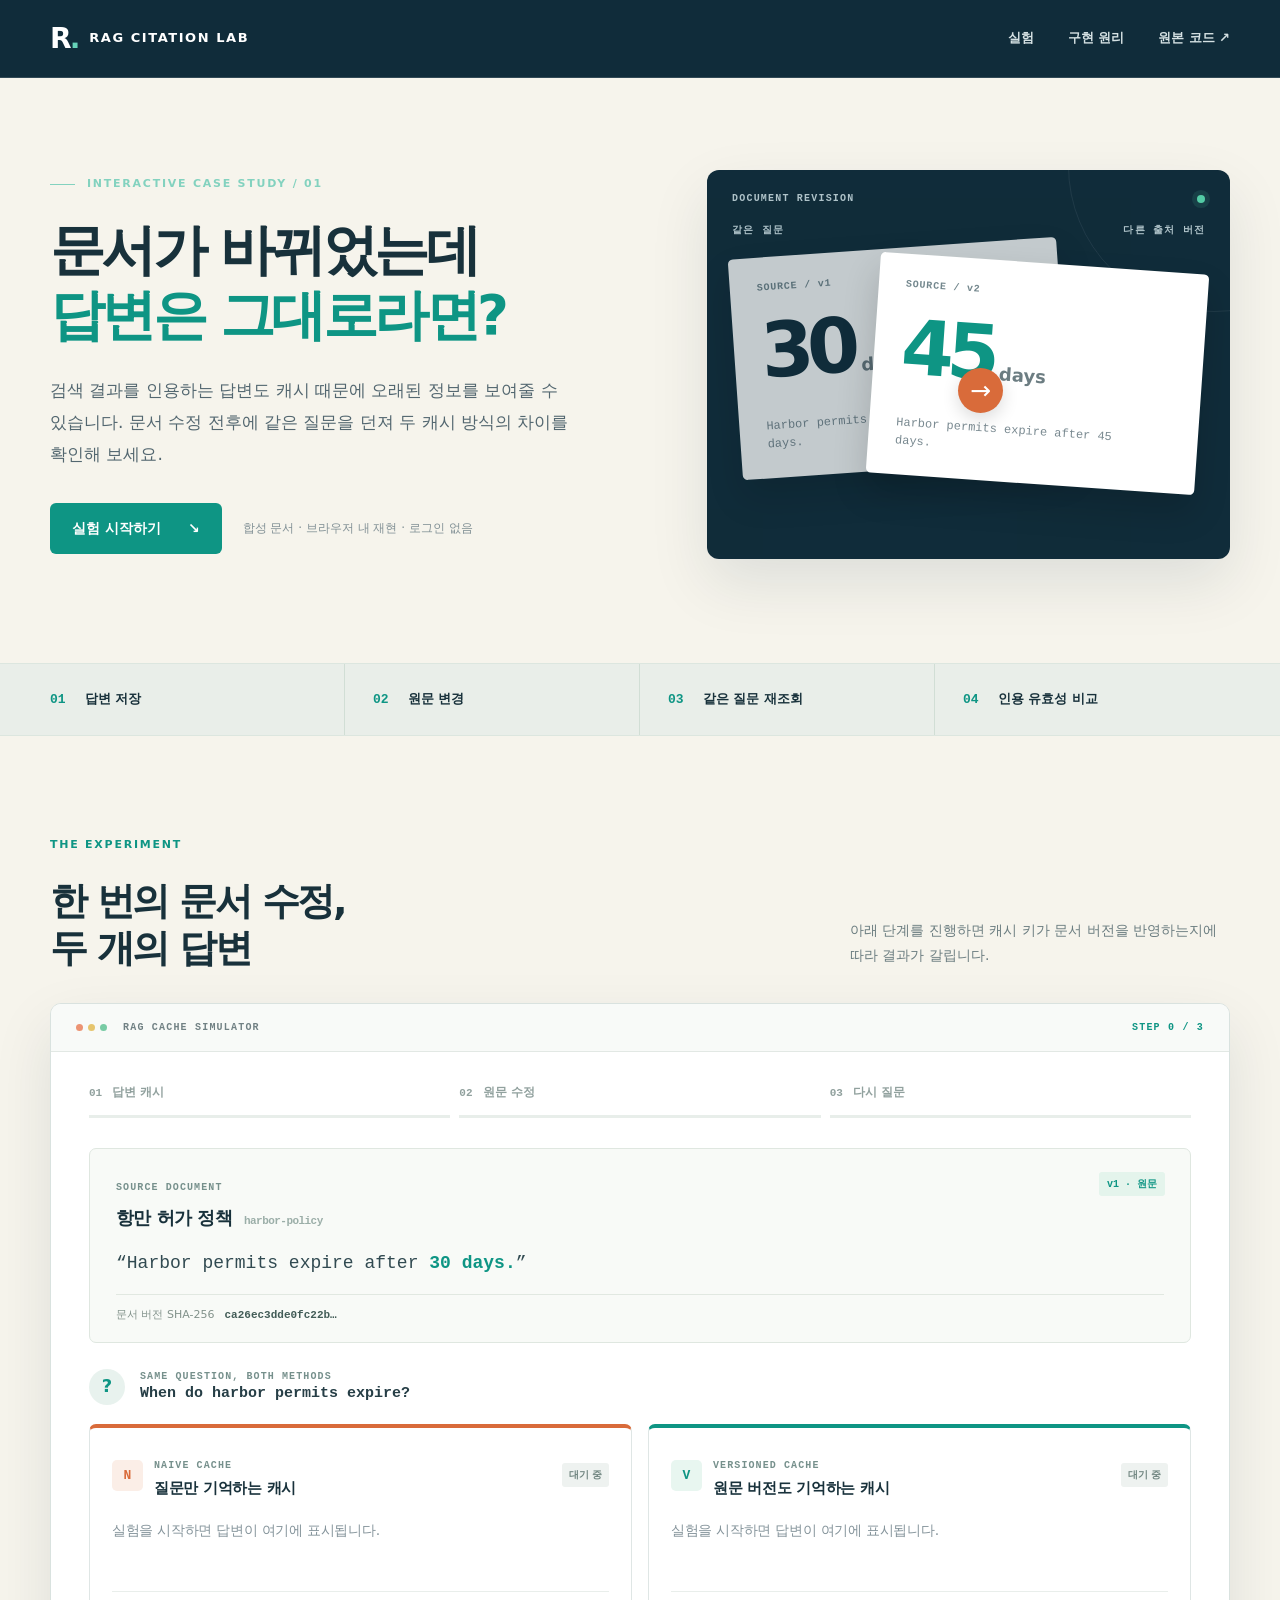
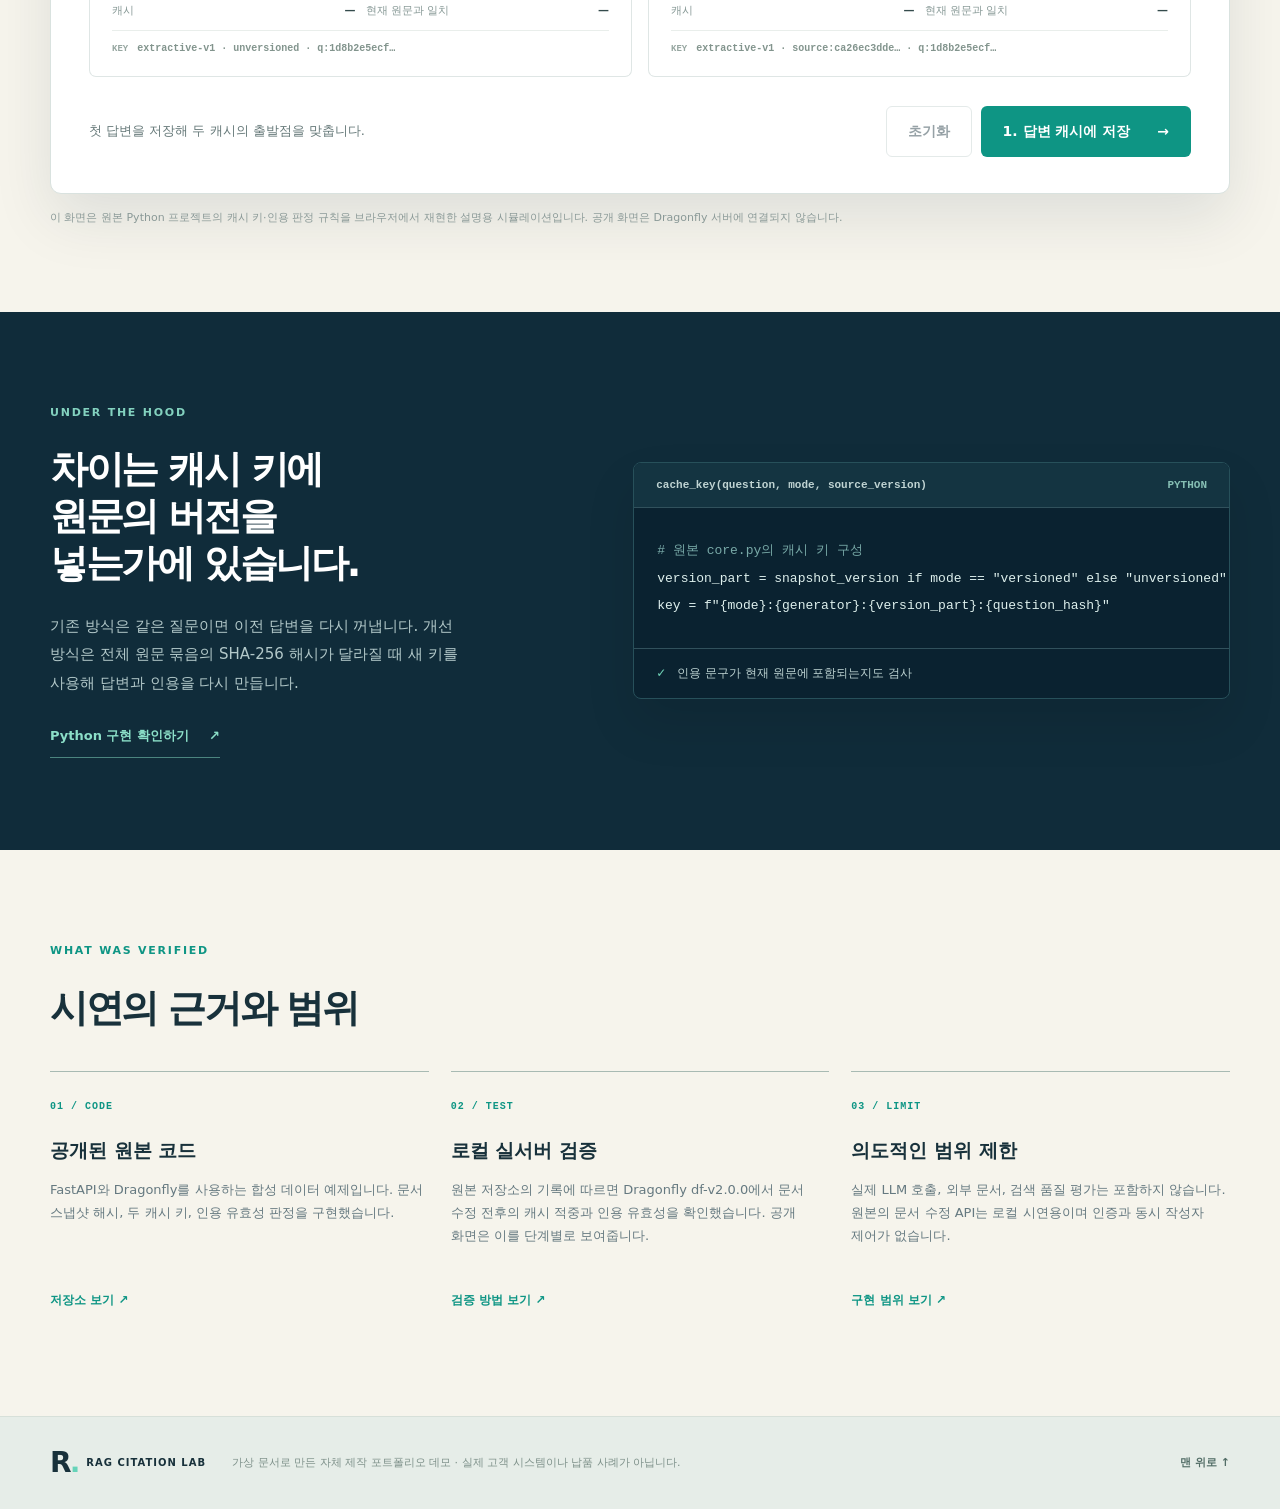
<file: web-demo/index.html>
<!doctype html>
<html lang="ko">
<head>
  <meta charset="utf-8">
  <meta name="viewport" content="width=device-width, initial-scale=1">
  <meta name="theme-color" content="#102c3a">
  <meta name="description" content="문서 수정 뒤 오래된 RAG 인용이 남는 원인과 소스 버전 기반 캐시 키의 차이를 단계별로 확인하는 합성 데이터 데모입니다.">
  <title>RAG 인용 정확성 실험실</title>
  <link rel="stylesheet" href="./style.css">
  <script src="./app.js" defer></script>
</head>
<body>
  <a class="skip-link" href="#experiment">실험으로 이동</a>
  <header class="site-header">
    <a class="brand" href="#top" aria-label="RAG 인용 정확성 실험실 처음으로"><span class="brand-mark">R<span class="mark-dot">.</span></span><span>RAG CITATION LAB</span></a>
    <nav aria-label="주 메뉴"><a href="#experiment">실험</a><a href="#method">구현 원리</a><a href="https://github.com/ohyoseok92/rag-citation-cache-demo" target="_blank" rel="noopener noreferrer">원본 코드 ↗</a></nav>
  </header>

  <main id="top">
    <section class="hero wrap" aria-labelledby="hero-title">
      <div class="hero-copy">
        <p class="eyebrow"><span class="eyebrow-line"></span> INTERACTIVE CASE STUDY / 01</p>
        <h1 id="hero-title">문서가 바뀌었는데<br><em>답변은 그대로라면?</em></h1>
        <p class="hero-description">검색 결과를 인용하는 답변도 캐시 때문에 오래된 정보를 보여줄 수 있습니다. 문서 수정 전후에 같은 질문을 던져 두 캐시 방식의 차이를 확인해 보세요.</p>
        <div class="hero-actions"><a class="button primary" href="#experiment">실험 시작하기 <span aria-hidden="true">↘</span></a><span class="hero-note">합성 문서 · 브라우저 내 재현 · 로그인 없음</span></div>
      </div>
      <div class="hero-visual" aria-label="30일 정책 문서가 45일로 수정되는 개념도">
        <div class="visual-top"><span>DOCUMENT REVISION</span><span class="pulse"></span></div>
        <div class="document-sheet old-sheet"><span class="sheet-label">SOURCE / v1</span><span class="sheet-big">30<span>days</span></span><span class="sheet-caption">Harbor permits expire after 30 days.</span></div>
        <div class="arrow-disc" aria-hidden="true">→</div>
        <div class="document-sheet new-sheet"><span class="sheet-label">SOURCE / v2</span><span class="sheet-big">45<span>days</span></span><span class="sheet-caption">Harbor permits expire after 45 days.</span></div>
        <div class="visual-bottom"><span>같은 질문</span><span>다른 출처 버전</span></div>
      </div>
    </section>

    <section class="summary-strip" aria-label="핵심 흐름"><div class="wrap summary-grid"><div><strong>01</strong><span>답변 저장</span></div><div><strong>02</strong><span>원문 변경</span></div><div><strong>03</strong><span>같은 질문 재조회</span></div><div><strong>04</strong><span>인용 유효성 비교</span></div></div></section>

    <section id="experiment" class="experiment wrap" aria-labelledby="experiment-title">
      <div class="section-heading"><div><p class="eyebrow dark">THE EXPERIMENT</p><h2 id="experiment-title">한 번의 문서 수정,<br>두 개의 답변</h2></div><p>아래 단계를 진행하면 캐시 키가 문서 버전을 반영하는지에 따라 결과가 갈립니다.</p></div>
      <div class="lab-shell">
        <div class="lab-topbar"><div class="window-dots" aria-hidden="true"><i></i><i></i><i></i></div><span>RAG CACHE SIMULATOR</span><span id="stepBadge" class="step-badge">STEP 0 / 3</span></div>
        <div class="lab-body">
          <ol class="steps" aria-label="실험 진행 단계"><li id="stepOne"><span>01</span>답변 캐시</li><li id="stepTwo"><span>02</span>원문 수정</li><li id="stepThree"><span>03</span>다시 질문</li></ol>
          <div class="source-panel"><div><span class="panel-label">SOURCE DOCUMENT</span><h3>항만 허가 정책 <span class="doc-id">harbor-policy</span></h3></div><span id="sourceVersion" class="version-tag">v1 · 원문</span><p id="sourceText" class="source-quote">“Harbor permits expire after <strong>30 days.</strong>”</p><div class="source-meta"><span>문서 버전 SHA-256</span><code id="sourceHash">계산 중…</code></div></div>
          <div class="query-row"><span class="query-icon" aria-hidden="true">?</span><div><span class="panel-label">SAME QUESTION, BOTH METHODS</span><strong>When do harbor permits expire?</strong></div></div>
          <div class="comparison" aria-label="캐시 방식별 결과 비교">
            <article id="naiveCard" class="result-card naive"><div class="card-head"><span class="mode-icon" aria-hidden="true">N</span><div><span class="panel-label">NAIVE CACHE</span><h3>질문만 기억하는 캐시</h3></div><span id="naiveState" class="state-tag neutral">대기 중</span></div><p id="naiveAnswer" class="answer">실험을 시작하면 답변이 여기에 표시됩니다.</p><div class="card-facts"><div><span>캐시</span><strong id="naiveHit">—</strong></div><div><span>현재 원문과 일치</span><strong id="naiveValid">—</strong></div></div><div class="key-preview"><span>KEY</span><code id="naiveKey">question hash</code></div></article>
            <article id="versionedCard" class="result-card versioned"><div class="card-head"><span class="mode-icon" aria-hidden="true">V</span><div><span class="panel-label">VERSIONED CACHE</span><h3>원문 버전도 기억하는 캐시</h3></div><span id="versionedState" class="state-tag neutral">대기 중</span></div><p id="versionedAnswer" class="answer">실험을 시작하면 답변이 여기에 표시됩니다.</p><div class="card-facts"><div><span>캐시</span><strong id="versionedHit">—</strong></div><div><span>현재 원문과 일치</span><strong id="versionedValid">—</strong></div></div><div class="key-preview"><span>KEY</span><code id="versionedKey">source version + question hash</code></div></article>
          </div>
          <div class="control-row"><div id="statusText" class="status-text" aria-live="polite">첫 답변을 저장해 두 캐시의 출발점을 맞춥니다.</div><div class="control-buttons"><button id="resetButton" type="button" class="button secondary" disabled>초기화</button><button id="nextButton" type="button" class="button primary">1. 답변 캐시에 저장 <span aria-hidden="true">→</span></button></div></div>
        </div>
      </div>
      <p class="lab-disclaimer">이 화면은 원본 Python 프로젝트의 캐시 키·인용 판정 규칙을 브라우저에서 재현한 설명용 시뮬레이션입니다. 공개 화면은 Dragonfly 서버에 연결되지 않습니다.</p>
    </section>

    <section id="method" class="method-section" aria-labelledby="method-title"><div class="wrap method-grid"><div class="method-copy"><p class="eyebrow">UNDER THE HOOD</p><h2 id="method-title">차이는 캐시 키에<br>원문의 버전을<br>넣는가에 있습니다.</h2><p>기존 방식은 같은 질문이면 이전 답변을 다시 꺼냅니다. 개선 방식은 전체 원문 묶음의 SHA-256 해시가 달라질 때 새 키를 사용해 답변과 인용을 다시 만듭니다.</p><a class="text-link" href="https://github.com/ohyoseok92/rag-citation-cache-demo/blob/main/src/core.py" target="_blank" rel="noopener noreferrer">Python 구현 확인하기 <span aria-hidden="true">↗</span></a></div><div class="method-code"><div class="code-header"><span>cache_key(question, mode, source_version)</span><span>PYTHON</span></div><pre><code><span class="comment"># 원본 core.py의 캐시 키 구성</span>
version_part = snapshot_version if mode == "versioned" else "unversioned"
key = f"{mode}:{generator}:{version_part}:{question_hash}"</code></pre><div class="code-footer"><span class="check-icon">✓</span> 인용 문구가 현재 원문에 포함되는지도 검사</div></div></div></section>

    <section class="evidence wrap"><div><p class="eyebrow dark">WHAT WAS VERIFIED</p><h2>시연의 근거와 범위</h2></div><div class="evidence-grid"><div><span class="evidence-number">01 / CODE</span><h3>공개된 원본 코드</h3><p>FastAPI와 Dragonfly를 사용하는 합성 데이터 예제입니다. 문서 스냅샷 해시, 두 캐시 키, 인용 유효성 판정을 구현했습니다.</p><a href="https://github.com/ohyoseok92/rag-citation-cache-demo" target="_blank" rel="noopener noreferrer">저장소 보기 ↗</a></div><div><span class="evidence-number">02 / TEST</span><h3>로컬 실서버 검증</h3><p>원본 저장소의 기록에 따르면 Dragonfly df-v2.0.0에서 문서 수정 전후의 캐시 적중과 인용 유효성을 확인했습니다. 공개 화면은 이를 단계별로 보여줍니다.</p><a href="https://github.com/ohyoseok92/rag-citation-cache-demo#test-without-a-server" target="_blank" rel="noopener noreferrer">검증 방법 보기 ↗</a></div><div><span class="evidence-number">03 / LIMIT</span><h3>의도적인 범위 제한</h3><p>실제 LLM 호출, 외부 문서, 검색 품질 평가는 포함하지 않습니다. 원본의 문서 수정 API는 로컬 시연용이며 인증과 동시 작성자 제어가 없습니다.</p><a href="https://github.com/ohyoseok92/rag-citation-cache-demo#how-the-cache-stays-tied-to-its-source" target="_blank" rel="noopener noreferrer">구현 범위 보기 ↗</a></div></div></section>
  </main>

  <footer><div class="wrap footer-inner"><div><span class="brand-mark">R<span class="mark-dot">.</span></span><span>RAG CITATION LAB</span></div><p>가상 문서로 만든 자체 제작 포트폴리오 데모 · 실제 고객 시스템이나 납품 사례가 아닙니다.</p><a href="#top">맨 위로 ↑</a></div></footer>
</body>
</html>
</file>
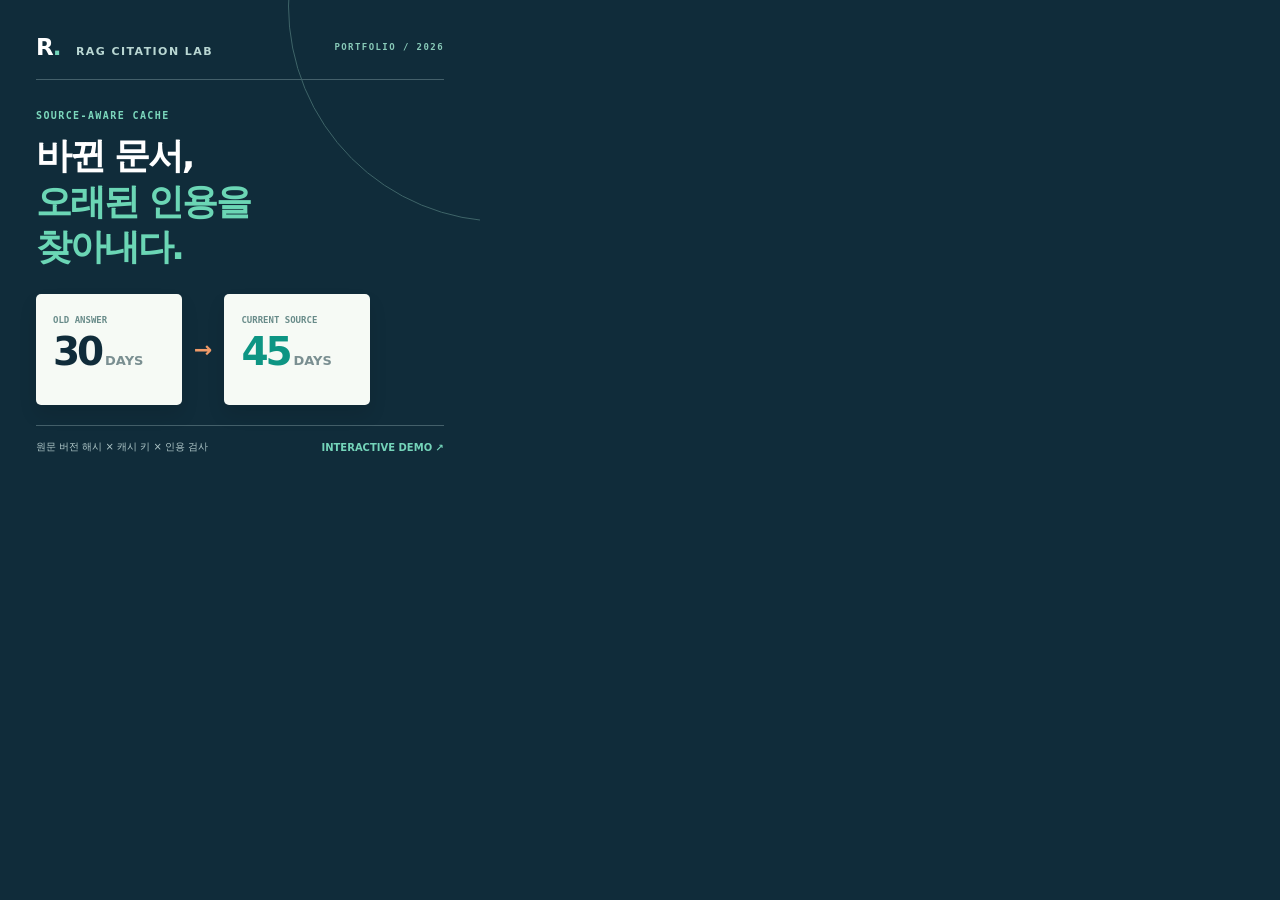
<file: web-demo/cover.html>
<!doctype html>
<html lang="ko"><head><meta charset="utf-8"><meta name="viewport" content="width=480"><title>RAG 인용 정확성 실험실 · 표지</title><style>
*{box-sizing:border-box}html,body{width:480px;height:480px;margin:0}body{font-family:Inter,"Pretendard","Noto Sans KR",system-ui,sans-serif;background:#102c3a;color:white;overflow:hidden}.cover{width:480px;height:480px;padding:34px 36px;position:relative;overflow:hidden}.cover:before{content:"";position:absolute;width:430px;height:430px;right:-240px;top:-210px;border:1px solid #3e6468;border-radius:50%}.top{display:flex;justify-content:space-between;align-items:center;font-size:11px;letter-spacing:.13em;font-weight:800;color:#b9d7d3}.mark{font-size:23px;color:#fff;letter-spacing:-.06em}.mark span{color:#73d5ba}.top small{font:700 9px ui-monospace,Consolas,monospace;color:#89cbb9}.rule{height:1px;background:#44606a;margin-top:19px}.kicker{font:800 10px ui-monospace,Consolas,monospace;color:#7bd7bc;letter-spacing:.14em;margin-top:30px}.title{font-size:36px;line-height:1.27;font-weight:850;letter-spacing:-.06em;margin-top:12px}.title em{font-style:normal;color:#6bd6b5}.flow{display:flex;align-items:center;gap:12px;margin-top:24px}.card{background:#f6faf5;color:#102c3a;border-radius:5px;width:146px;height:111px;padding:14px 17px;box-shadow:0 10px 18px rgba(0,0,0,.1)}.card small{font:800 9px ui-monospace,Consolas,monospace;color:#688b89}.card strong{display:block;font-size:39px;line-height:1.3;letter-spacing:-.08em}.card strong span{font-size:13px;letter-spacing:0;margin-left:4px;color:#7a8f91}.card.new strong{color:#0d9583}.arrow{font-size:22px;color:#f09b69;font-weight:800}.bottom{display:flex;justify-content:space-between;align-items:center;border-top:1px solid #44606a;margin-top:20px;padding-top:14px;font-size:10px;color:#b0c8c9}.bottom strong{color:#74d4b9}
</style></head><body><div class="cover"><div class="top"><div><span class="mark">R<span>.</span></span> &nbsp; RAG CITATION LAB</div><small>PORTFOLIO / 2026</small></div><div class="rule"></div><div class="kicker">SOURCE-AWARE CACHE</div><div class="title">바뀐 문서,<br><em>오래된 인용을<br>찾아내다.</em></div><div class="flow"><div class="card"><small>OLD ANSWER</small><strong>30<span>DAYS</span></strong></div><div class="arrow">→</div><div class="card new"><small>CURRENT SOURCE</small><strong>45<span>DAYS</span></strong></div></div><div class="bottom"><span>원문 버전 해시 × 캐시 키 × 인용 검사</span><strong>INTERACTIVE DEMO ↗</strong></div></div></body></html>
</file>
<file: web-demo/style.css>
:root{--navy:#102c3a;--navy2:#163b48;--cream:#f6f4ec;--paper:#fffefa;--ink:#18313b;--muted:#607079;--line:#dbe2df;--teal:#0e9584;--teal-light:#e5f5ef;--orange:#d96b3a;--orange-light:#fff0e7;--shadow:0 24px 60px rgba(14,43,54,.1)}*{box-sizing:border-box}html{scroll-behavior:smooth}body{margin:0;background:var(--cream);color:var(--ink);font-family:Inter,"Pretendard","Noto Sans KR",system-ui,sans-serif;line-height:1.6}button,a{font:inherit}a{color:inherit;text-decoration:none}button{cursor:pointer}.wrap{width:min(1180px,calc(100% - 64px));margin:auto}.skip-link{position:absolute;left:-9999px;top:10px;background:#fff;padding:8px 12px;z-index:20}.skip-link:focus{left:10px}.site-header{height:78px;background:var(--navy);color:#fff;display:flex;align-items:center;justify-content:space-between;padding:0 max(32px,calc((100% - 1180px)/2));border-bottom:1px solid rgba(255,255,255,.14)}.brand{display:flex;align-items:center;gap:11px;font-weight:800;font-size:13px;letter-spacing:.12em}.brand-mark{font-size:28px;font-weight:900;letter-spacing:-.08em;line-height:1}.mark-dot{color:#66d3b9}.site-header nav{display:flex;gap:34px;font-size:13px;font-weight:600;color:#d5e1e3}.site-header nav a:hover,.site-header nav a:focus-visible{color:#66d3b9}.hero{padding:92px 0 104px;display:grid;grid-template-columns:1fr .9fr;gap:76px;align-items:center}.eyebrow{display:flex;gap:12px;align-items:center;color:#83d2bf;font-size:11px;font-weight:850;letter-spacing:.16em;margin:0 0 25px}.eyebrow-line{width:25px;height:1px;background:currentColor}.eyebrow.dark{color:var(--teal)}h1,h2,h3,p{margin-top:0}.hero h1{font-size:clamp(42px,4.3vw,67px);line-height:1.18;letter-spacing:-.065em;margin-bottom:26px;font-weight:850}.hero h1 em{font-style:normal;color:var(--teal)}.hero-description{max-width:560px;font-size:17px;line-height:1.9;color:#536770;margin-bottom:32px;word-break:keep-all}.hero-actions{display:flex;align-items:center;gap:21px;flex-wrap:wrap}.button{display:inline-flex;align-items:center;justify-content:center;gap:27px;border-radius:6px;font-size:14px;font-weight:800;min-height:51px;padding:0 21px;border:1px solid transparent;white-space:nowrap}.button.primary{background:var(--teal);color:#fff}.button.primary:hover,.button.primary:focus-visible{background:#087b6d}.button.secondary{background:transparent;color:var(--ink);border-color:#c5d1cf}.button.secondary:hover:not(:disabled){background:#f0f7f4}.button:disabled{opacity:.45;cursor:not-allowed}.hero-note{font-size:12px;color:#819095}.hero-visual{position:relative;background:var(--navy);border-radius:12px;padding:22px 25px 23px;min-height:389px;box-shadow:var(--shadow);overflow:hidden}.hero-visual:before{content:"";position:absolute;width:290px;height:290px;border:1px solid rgba(255,255,255,.07);border-radius:50%;right:-130px;top:-150px}.visual-top,.visual-bottom{display:flex;justify-content:space-between;align-items:center;color:#afc3c9;font:700 10px/1.4 ui-monospace,Consolas,monospace;letter-spacing:.12em}.visual-bottom{margin-top:18px}.pulse{height:8px;width:8px;background:#53cba5;border-radius:50%;box-shadow:0 0 0 5px rgba(83,203,165,.12)}.document-sheet{position:absolute;width:63%;min-height:221px;background:#fff;border-radius:5px;box-shadow:0 18px 35px rgba(0,0,0,.16);padding:25px 27px;display:flex;flex-direction:column}.old-sheet{left:28px;top:78px;transform:rotate(-4deg);opacity:.75}.new-sheet{right:28px;top:93px;transform:rotate(4deg)}.sheet-label{font:800 10px ui-monospace,Consolas,monospace;color:#73878d;letter-spacing:.08em}.sheet-big{font-size:76px;font-weight:850;color:var(--navy);line-height:1.2;letter-spacing:-.09em;margin-top:12px}.new-sheet .sheet-big{color:var(--teal)}.sheet-big span{font-size:18px;letter-spacing:0;margin-left:7px;color:#6c7d82}.sheet-caption{font:12px/1.5 ui-monospace,Consolas,monospace;color:#7a8a91;max-width:220px;margin-top:auto}.arrow-disc{position:absolute;z-index:2;left:48%;top:51%;width:45px;height:45px;display:grid;place-items:center;border-radius:50%;background:var(--orange);color:#fff;font-size:25px;box-shadow:0 6px 17px rgba(0,0,0,.14)}.summary-strip{background:#e9eee9;border-top:1px solid #dce6df;border-bottom:1px solid #dce6df}.summary-grid{display:grid;grid-template-columns:repeat(4,1fr)}.summary-grid>div{padding:25px 28px;border-right:1px solid #d1ded5;display:flex;gap:19px;align-items:center}.summary-grid>div:first-child{padding-left:0}.summary-grid>div:last-child{border-right:0}.summary-grid strong{color:var(--teal);font:800 13px ui-monospace,Consolas,monospace}.summary-grid span{font-size:13px;font-weight:750}.experiment{padding:100px 0 84px}.section-heading{display:flex;align-items:flex-end;justify-content:space-between;gap:42px;margin-bottom:31px}.section-heading h2,.method-copy h2,.evidence h2{font-size:clamp(33px,3vw,46px);line-height:1.22;letter-spacing:-.06em;margin:0}.section-heading>p{max-width:380px;color:#6b7d80;font-size:14px;line-height:1.8;margin:0 0 4px;word-break:keep-all}.lab-shell{background:#fff;border:1px solid #d9e2df;box-shadow:var(--shadow);border-radius:11px;overflow:hidden}.lab-topbar{height:48px;background:#f8faf8;border-bottom:1px solid #e2e8e4;display:flex;align-items:center;padding:0 25px;gap:16px;color:#718184;font:700 10px ui-monospace,Consolas,monospace;letter-spacing:.12em}.window-dots{display:flex;gap:5px}.window-dots i{display:block;width:7px;height:7px;border-radius:50%;background:#c5d0cb}.window-dots i:first-child{background:#ec9373}.window-dots i:nth-child(2){background:#e6c56e}.window-dots i:last-child{background:#78cba4}.step-badge{margin-left:auto;color:var(--teal)}.lab-body{padding:31px 38px 36px}.steps{display:grid;grid-template-columns:repeat(3,1fr);list-style:none;padding:0;margin:0 0 30px;gap:9px}.steps li{border-bottom:3px solid #e8eeea;padding:0 0 13px;font-size:12px;font-weight:750;color:#91a19e;display:flex;align-items:center;gap:10px}.steps li span{font:800 11px ui-monospace,Consolas,monospace}.steps li.active{border-color:var(--teal);color:var(--navy)}.steps li.done{border-color:#7ac4ac;color:var(--teal)}.source-panel{position:relative;background:#f8faf7;border:1px solid #dfe7e0;border-radius:7px;padding:23px 26px 18px}.source-panel>div:first-child{display:block;padding-right:125px}.panel-label{font:800 10px ui-monospace,Consolas,monospace;letter-spacing:.11em;color:#76908c}.source-panel h3{font-size:18px;margin:6px 0 15px;letter-spacing:-.03em}.doc-id{font:600 11px ui-monospace,Consolas,monospace;color:#9baea8;margin-left:6px}.version-tag{position:absolute;right:25px;top:23px;color:var(--teal);background:#e4f4ec;border-radius:3px;font:800 10px ui-monospace,Consolas,monospace;padding:5px 8px}.source-quote{font:18px/1.7 ui-monospace,Consolas,monospace;margin:0 0 16px;color:#314a51}.source-quote strong{color:var(--teal)}.source-meta{border-top:1px solid #e1e8e1;padding-top:11px;display:flex;gap:10px;color:#82928b;font-size:11px;align-items:center}.source-meta code{font:700 11px ui-monospace,Consolas,monospace;color:#425c57}.query-row{display:flex;gap:15px;align-items:center;margin:26px 0 19px}.query-icon{width:36px;height:36px;border-radius:50%;display:grid;place-items:center;background:#e8f2ee;color:var(--teal);font-weight:900;font-size:18px}.query-row div{display:flex;flex-direction:column;gap:3px}.query-row strong{font:600 15px ui-monospace,Consolas,monospace;color:#263e46}.comparison{display:grid;grid-template-columns:1fr 1fr;gap:16px}.result-card{border:1px solid #dfe6e5;border-radius:7px;padding:22px;background:#fff;min-height:232px}.result-card.naive{border-top:4px solid var(--orange)}.result-card.versioned{border-top:4px solid var(--teal)}.card-head{display:flex;align-items:center;gap:11px}.mode-icon{width:31px;height:31px;flex:0 0 31px;display:grid;place-items:center;border-radius:5px;background:#fbeee7;color:var(--orange);font:800 13px ui-monospace,Consolas,monospace}.versioned .mode-icon{background:#e8f6f0;color:var(--teal)}.card-head h3{font-size:15px;margin:1px 0 0;letter-spacing:-.02em}.state-tag{margin-left:auto;border-radius:3px;font-size:10px;padding:4px 7px;font-weight:750;white-space:nowrap}.state-tag.neutral{background:#eef2f0;color:#718681}.state-tag.good{background:var(--teal-light);color:#0a8879}.state-tag.bad{background:var(--orange-light);color:#b7562c}.answer{font-size:18px;font-weight:700;letter-spacing:-.02em;line-height:1.5;min-height:55px;margin:20px 0 16px;word-break:keep-all}.answer.muted{color:#85949b;font-size:14px;font-weight:500}.answer.bad{color:#bc5c31}.answer.good{color:#087b6d}.card-facts{display:grid;grid-template-columns:1fr 1fr;border-top:1px solid #e9eeeb;border-bottom:1px solid #e9eeeb;padding:10px 0;margin-bottom:12px;gap:10px}.card-facts div{display:flex;justify-content:space-between;gap:8px;font-size:11px}.card-facts span{color:#869895}.card-facts strong{color:#344b4c}.key-preview{display:flex;gap:9px;align-items:center;min-width:0}.key-preview span{font:800 9px ui-monospace,Consolas,monospace;color:#96a6a0}.key-preview code{font:600 10px ui-monospace,Consolas,monospace;color:#82948d;white-space:nowrap;overflow:hidden;text-overflow:ellipsis}.control-row{display:flex;justify-content:space-between;gap:22px;align-items:center;margin-top:29px}.status-text{font-size:13px;color:#667979;max-width:480px;word-break:keep-all}.control-buttons{display:flex;gap:9px}.lab-disclaimer{margin:15px 0 0;font-size:11px;color:#8a9997;line-height:1.7}.method-section{background:var(--navy);color:#fff;padding:92px 0}.method-grid{display:grid;grid-template-columns:.9fr 1.1fr;gap:95px;align-items:center}.method-copy h2{margin-bottom:25px}.method-copy>p:not(.eyebrow){font-size:15px;color:#b2c8c9;line-height:1.9;max-width:430px;word-break:keep-all}.text-link{display:inline-flex;gap:20px;border-bottom:1px solid #4b857f;padding:4px 0 10px;color:#8bdfc8;font-size:13px;font-weight:700;margin-top:10px}.method-code{background:#0a2230;border:1px solid #27505a;border-radius:8px;overflow:hidden;box-shadow:0 25px 50px rgba(0,0,0,.1)}.code-header{padding:16px 22px;background:#143441;border-bottom:1px solid #31515c;display:flex;justify-content:space-between;gap:15px;font:700 11px ui-monospace,Consolas,monospace;color:#c0d4d3}.code-header span:last-child{color:#86bfb4}.method-code pre{overflow:auto;margin:0;padding:29px 23px;color:#def0ed;font:13px/2.1 ui-monospace,Consolas,monospace}.method-code .comment{color:#78a9a7}.code-footer{border-top:1px solid #31515c;padding:15px 22px;color:#bcd2d1;font-size:12px}.check-icon{color:#70d3b7;font-weight:900;margin-right:7px}.evidence{padding:92px 0 105px}.evidence h2{margin-bottom:39px}.evidence-grid{display:grid;grid-template-columns:repeat(3,1fr);gap:22px}.evidence-grid>div{border-top:1px solid #a8bab3;padding-top:19px}.evidence-number{font:800 10px ui-monospace,Consolas,monospace;color:var(--teal);letter-spacing:.1em}.evidence-grid h3{font-size:19px;margin:19px 0 12px}.evidence-grid p{color:#657980;font-size:13px;line-height:1.8;min-height:95px;word-break:keep-all}.evidence-grid a{font-size:12px;color:var(--teal);font-weight:800}footer{background:#e6ede8;border-top:1px solid #d7e0d9}.footer-inner{min-height:92px;display:flex;align-items:center;gap:26px}.footer-inner>div{display:flex;align-items:center;gap:8px;font-weight:800;letter-spacing:.1em;font-size:10px}.footer-inner p{font-size:11px;color:#7e918a;margin:0 auto 0 0}.footer-inner a{font-size:11px;font-weight:700;color:#536e67}button:focus-visible,a:focus-visible{outline:3px solid #f0af67;outline-offset:3px}@media(max-width:900px){.hero{grid-template-columns:1fr;gap:37px;padding:70px 0}.hero-visual{max-width:610px;width:100%}.method-grid{gap:34px}.comparison{gap:10px}.lab-body{padding:26px}.control-row{align-items:stretch;flex-direction:column}.control-buttons{justify-content:flex-end}.evidence-grid p{min-height:0}}@media(max-width:650px){.wrap{width:min(100% - 32px,500px)}.site-header{height:65px;padding:0 16px}.site-header nav{gap:13px;font-size:11px}.site-header nav a:nth-child(2){display:none}.brand{font-size:10px;gap:7px}.brand-mark{font-size:23px}.hero{padding:50px 0 58px}.hero h1{font-size:clamp(37px,9vw,51px)}.hero-description{font-size:14px}.hero-actions{align-items:flex-start;gap:13px;flex-direction:column}.hero-visual{height:302px;min-height:302px;padding:17px}.document-sheet{min-height:164px;padding:15px 16px;width:66%}.old-sheet{top:73px;left:17px}.new-sheet{top:84px;right:17px}.sheet-big{font-size:53px}.sheet-big span{font-size:12px}.sheet-caption{font-size:9px}.arrow-disc{width:34px;height:34px;font-size:18px}.visual-bottom{margin-top:226px}.summary-grid{grid-template-columns:1fr 1fr}.summary-grid>div{padding:16px 10px;gap:9px;border-bottom:1px solid #d1ded5}.summary-grid>div:first-child{padding-left:10px}.summary-grid>div:nth-child(2){border-right:0}.summary-grid>div:nth-child(n+3){border-bottom:0}.summary-grid span{font-size:11px}.experiment{padding:65px 0}.section-heading{display:block}.section-heading h2{margin-bottom:16px}.section-heading>p{font-size:13px}.lab-topbar{padding:0 14px;font-size:9px}.lab-body{padding:19px 15px 22px}.steps{gap:5px}.steps li{font-size:10px;gap:4px}.source-panel{padding:18px 14px}.source-panel h3{font-size:16px}.doc-id{display:block;margin-left:0}.version-tag{right:14px;top:18px}.source-quote{font-size:13px}.source-meta{font-size:9px}.source-meta code{font-size:9px}.query-row strong{font-size:11px}.comparison{grid-template-columns:1fr}.result-card{min-height:0;padding:17px}.answer{font-size:16px;min-height:0}.control-buttons{justify-content:stretch}.control-buttons .button{flex:1;padding:0 10px;gap:9px;font-size:12px}.status-text{font-size:12px}.method-section{padding:66px 0}.method-grid{grid-template-columns:1fr}.method-copy h2{font-size:36px}.method-code pre{font-size:10px;padding:20px 14px}.code-header,.code-footer{padding:13px 14px;font-size:9px}.evidence{padding:66px 0}.evidence-grid{grid-template-columns:1fr}.evidence-grid>div{padding-bottom:10px}.evidence-grid h3{margin:12px 0 7px}.evidence-grid p{margin-bottom:10px}.footer-inner{padding:25px 0;align-items:flex-start;flex-direction:column;gap:8px}.footer-inner p{margin:0}}
</file>
